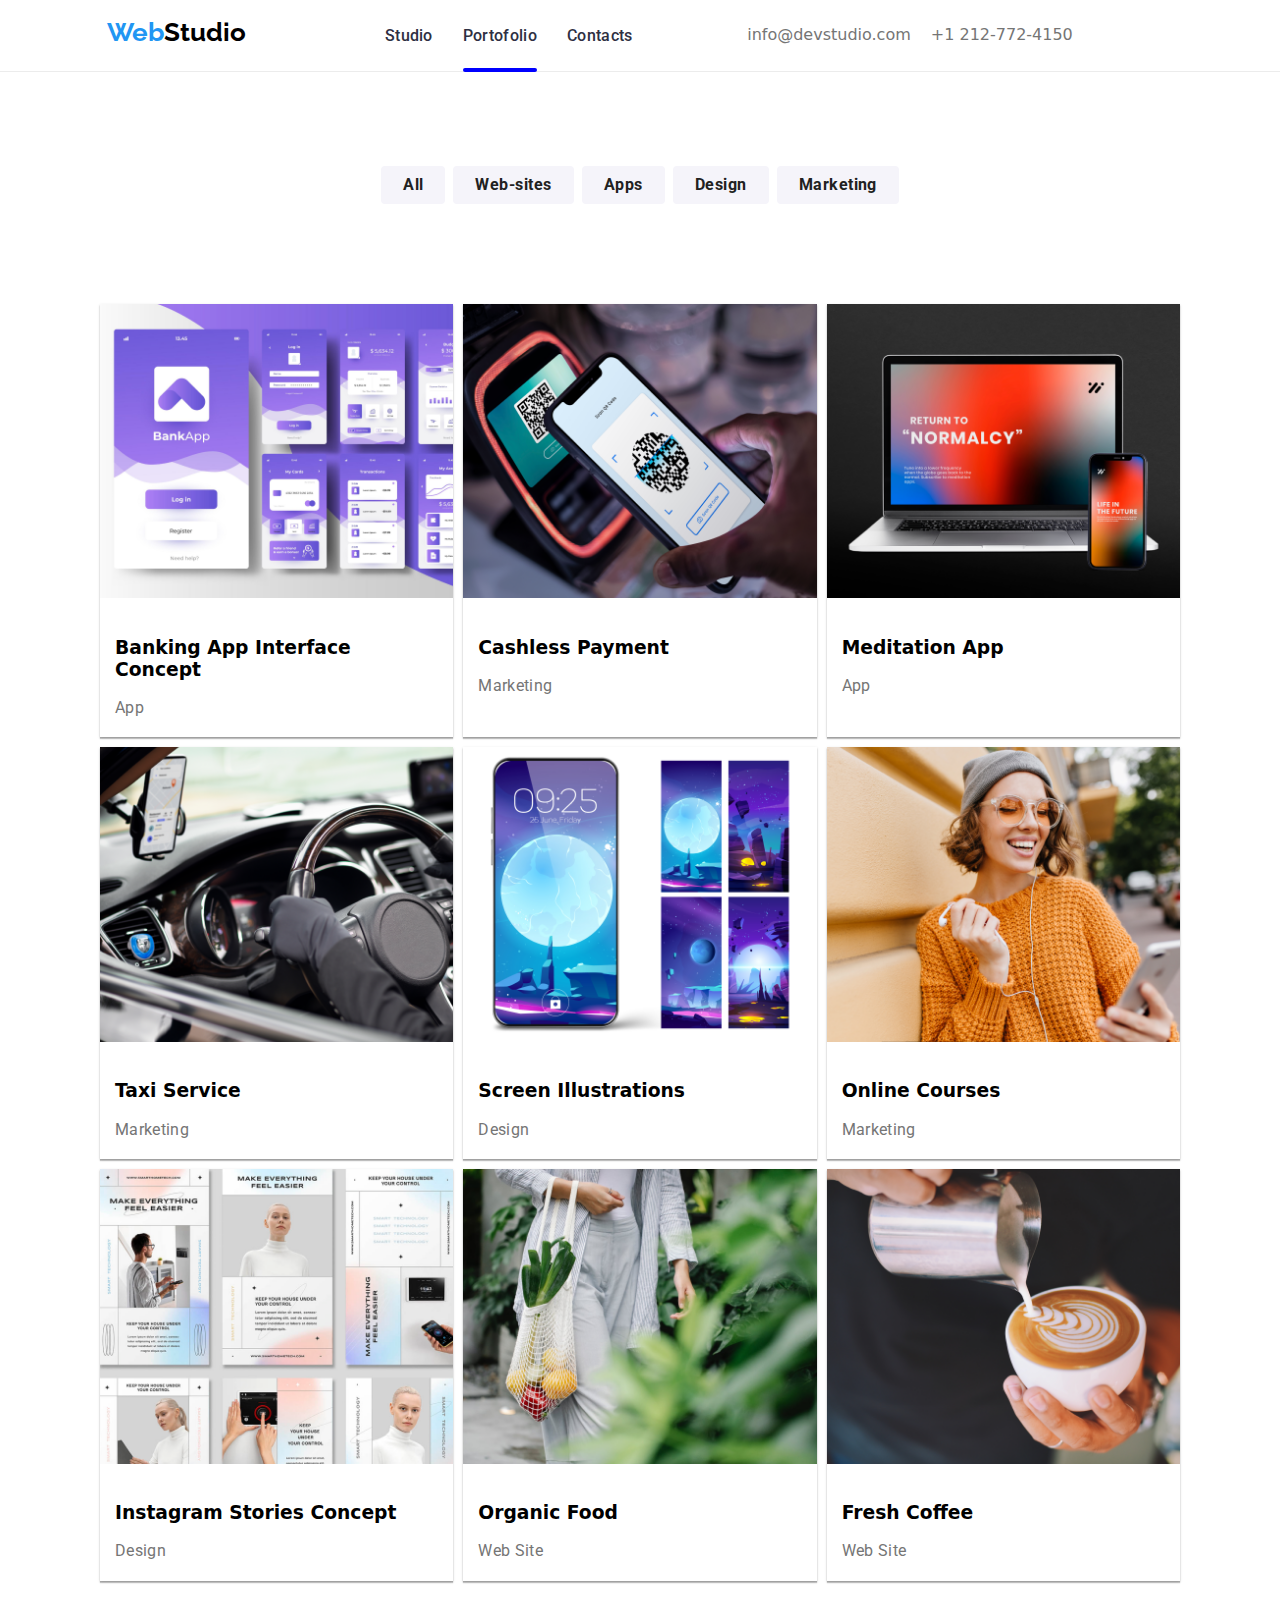
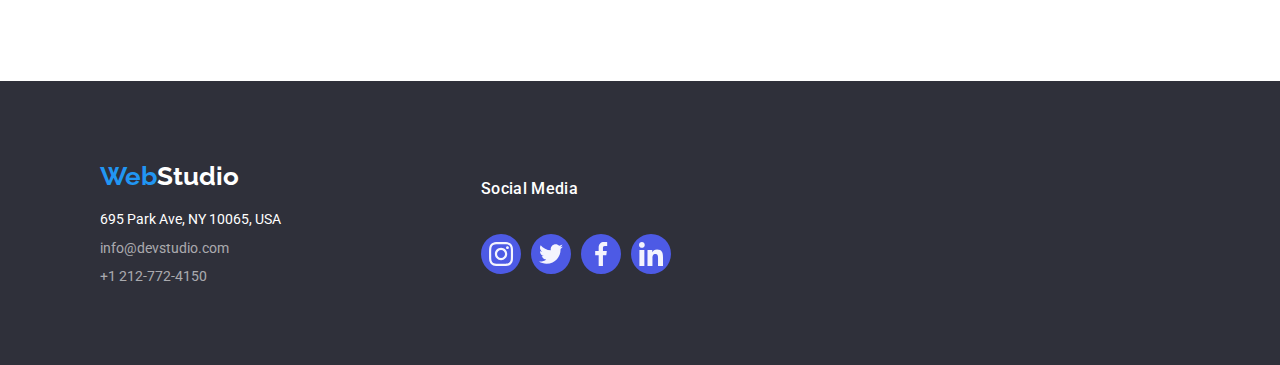
<file: portofolio.html>
<!doctype html>
<html lang="en">

<head>
    <meta charset="utf-8">
    <meta name="webstudio" content="Solutions for business">
    <title>WebStudio</title>
    <link rel="stylesheet" href="css/styles.css">
    <link rel="stylesheet" href="https://cdnjs.cloudflare.com/ajax/libs/modern-normalize/1.0.0/modern-normalize.min.css">
    <link rel="preconnect" href="https://fonts.googleapis.com">
    <link rel="preconnect" href="https://fonts.gstatic.com" crossorigin>
    <link
        href="https://fonts.googleapis.com/css2?family=Raleway:wght@700&family=Roboto:wght@400;500;700;900&display=swap"
        rel="stylesheet">
</head>
<body>
    <header>
        <div class="container-section-header">
                <div class="container-section-header-left">
                    <div class="header-site"><a
                            href="https://www.figma.com/file/TwjztGEkwMravGL9pPVt8l/Web-Studio-Homework-Project?type=design&node-id=0-1&mode=design&t=Td3jKYtAc2wYockx-0"><span
                                class="header-web">Web</span><span class="header-studio">Studio</span></a></div>
                    <nav>
                        <ul>
                            <li><a href="index.html"><b class="header-link">Studio</b></a></li>
                            <li class="current-page"><a href="portofolio.html"><b class="header-link">Portofolio</b></a></li>
                            <li><a href="contacts.html"><b class="header-link">Contacts</b></a></li>
                        </ul>
                    </nav>
                </div>
                <div class="container-section-header-right">
                    <div class="contact-link-header"><a class="contact-link-header"
                            href="mailto:info@devstudio.com">info@devstudio.com</a><a class="contact-link-header"
                            href="tel:+1212-772-4150">+1 212-772-4150</a></div>
                </div>
        </div>
    </header>
    <main>
        <div class="section-buttons">
            <div class="container-section-buttons"><button type="button" class="button-portofolio"><span
                        class="buttons">All</span></button><button type="button" class="button-portofolio"><span
                        class="buttons">Web-sites</span></button><button type="button" class="button-portofolio"><span
                        class="buttons">Apps</span></button><button type="button" class="button-portofolio"><span
                        class="buttons">Design</span></button><button type="button" class="button-portofolio"><span
                        class="buttons">Marketing</span></button></div>
        </div>
        <section class="section-activity">
            <div class="container-section-activities">
                <div class="activity-row">
                    <div class="card">
                        <div class="image-container">
                            <img alt="Activities 11" class="img" src="./images/activities-11.jpg">
                            <div class="overlay">
                                <p>Banking App Interface Concept</p>
                            </div>
                        </div>
                        <div class="card-info">
                            <h3 class="card-title">Banking App Interface Concept</h3>
                            <p class="card-description">App</p>
                        </div>
                    </div>
                    <div class="card">
                        <div class="image-container">
                            <img alt="Activities 12" class="img" src="./images/activities-12.jpg">
                            <div class="overlay">
                                <p>Cashless Payment</p>
                            </div>
                        </div>
                        <div class="card-info">
                            <h3 class="card-title">Cashless Payment</h3>
                            <p class="card-description">Marketing</p>
                        </div>
                    </div>
                    <div class="card">
                        <div class="image-container">
                            <img alt="Activities 13" class="img" src="./images/activities-13.jpg">
                            <div class="overlay">
                                <p>Meditation App</p>
                            </div>
                        </div>
                        <div class="card-info">
                            <h3 class="card-title">Meditation App</h3>
                            <p class="card-description">App</p>
                        </div>
                    </div>
                </div>
                <div class="activity-row">
                    <div class="card">
                        <div class="image-container">
                            <img alt="Activities 21" class="img" src="./images/activities-21.jpg">
                            <div class="overlay">
                                <p>Taxi Service</p>
                            </div>
                        </div>
                        <div class="card-info">
                            <h3 class="card-title">Taxi Service</h3>
                            <p class="card-description">Marketing</p>
                        </div>
                    </div>
                    <div class="card">
                        <div class="image-container">
                            <img alt="Activities 22" class="img" src="./images/activities-22.jpg">
                            <div class="overlay">
                                <p>Screen Illustrations</p>
                            </div>
                        </div>
                        <div class="card-info">
                            <h3 class="card-title">Screen Illustrations</h3>
                            <p class="card-description">Design</p>
                        </div>
                    </div>
                    <div class="card">
                        <div class="image-container">
                            <img alt="Activities 23" class="img" src="./images/activities-23.jpg">
                            <div class="overlay">
                                <p>Online Courses</p>
                            </div>
                        </div>
                        <div class="card-info">
                            <h3 class="card-title">Online Courses</h3>
                            <p class="card-description">Marketing</p>
                        </div>
                    </div>
                </div>
                <div class="activity-row">
                    <div class="card">
                        <div class="image-container">
                            <img alt="Activities 31" class="img" src="./images/activities-31.jpg">
                            <div class="overlay">
                                <p>Instagram Stories Concept</p>
                            </div>
                        </div>
                        <div class="card-info">
                            <h3 class="card-title">Instagram Stories Concept</h3>
                            <p class="card-description">Design</p>
                        </div>
                    </div>
                    <div class="card">
                        <div class="image-container">
                            <img alt="Activities 32" class="img" src="./images/activities-32.jpg">
                            <div class="overlay">
                                <p>Organic Food</p>
                            </div>
                        </div>
                        <div class="card-info">
                            <h3 class="card-title">Organic Food</h3>
                            <p class="card-description">Web Site</p>
                        </div>
                    </div>
                    <div class="card">
                        <div class="image-container">
                            <img alt="Activities 33" class="img" src="./images/activities-33.jpg">
                            <div class="overlay">
                                <p>Fresh Coffee</p>
                            </div>
                        </div>
                        <div class="card-info">
                            <h3 class="card-title">Fresh Coffee</h3>
                            <p class="card-description">Web Site</p>
                        </div>
                    </div>
                </div>
            </div>
        </section>
    </main>
    <footer>
        <section class="section-contact">
            <div class="container-section-contact">
                <div class="container-address">
                    <div class="footer-site">
                        <a href="https://www.figma.com/file/TwjztGEkwMravGL9pPVt8l/Web-Studio-Homework-Project?type=design&node-id=0-1&mode=design&t=Td3jKYtAc2wYockx-0"><span
                                class="footer-web">Web</span><span class="footer-studio">Studio</span></a>
                    </div>
                    <address>
                        <div class="contact-link-footer">
                            <div class="address">695 Park Ave, NY 10065, USA</div>
                            <div><a class="contact-link-footer" href="mailto:info@devstudio.com">info@devstudio.com</a>
                            </div>
                            <div><a class="contact-link-footer" href="tel:+1212-772-4150">+1 212-772-4150</a></div>
                        </div>
                    </address>
                </div>
                <div class="container-social">
                    <h3 class="social-media">Social Media</h3>
                    <div class="card-contacts">
                        <svg class="social-media-icon">
                            <use xlink:href="./images/icons.svg#icon-instagram2"></use>
                        </svg>
                        <svg class="social-media-icon">
                            <use xlink:href="./images/icons.svg#icon-twitter2"></use>
                        </svg>
                        <svg class="social-media-icon">
                            <use xlink:href="./images/icons.svg#icon-facebook2"></use>
                        </svg>
                        <svg class="social-media-icon">
                            <use xlink:href="./images/icons.svg#icon-linkedin2"></use>
                        </svg>
                </div>
            </div>
        </section>
    </footer>
</body>
</html>
</file>
<file: css/styles.css>
.card-info .card-name,
.card-info .card-job,
.card-info .card-title,
.card-info .card-description {
    height: 40%;
}

.card-description,
h2 {
    text-align: center
}

.contact-link-header,
li {
    list-style-type: none
}

.address,
.site-title,
a,
footer {
    text-decoration: none
}

:root {
    --color-button: #4D5AE5;
    --color-text: #757575;
    --text-fontfamily: 'Roboto', sans-serif;
    --title-fontfamily: 'Raleway', sans-serif;
    --font-weight-title: 700
}

header {
    border-bottom: 1px solid #ececec;
    height: 72px;
    display: flex;
    flex-direction: column;
    justify-content: center;
}

footer {
    background-color: #2f303a;
    padding-top: 30px;
    padding-bottom: 30px
}

body {
    padding: 0;
    margin: 0
}

address {
    font-style: normal;
    margin: 0
}

h2 {
    font-family: Roboto;
    font-size: 36px;
    font-weight: 700;
    line-height: 40px;
    letter-spacing: .02em;
    display: flex;
    justify-content: center
}

.activity-row,
.container-section-activity ul,
.container-section-customers ul,
.container-section-goal ul,
.container-section-team ul {
    display: flex;
    flex-direction: row;
    gap: 10px;
    justify-content: space-between
}

.container-section-activity li,
.container-section-customers li,
.container-section-goal li,
.container-section-team li {
    display: flex;
    flex-direction: column
}

img {
    max-width: 100%;
    height: auto
}

.goal-icon {
    width: 64px;
    height: 64px;
}

.company-icon {
    width: 168px;
    height: 88px;
}

.social-media-icon {
    width: 40px;
    height: 40px;
}

.container-section-activities,
.container-section-activity,
.container-section-customers,
.container-section-goal,
.container-section-team {
    display: flex;
    flex-direction: column;
    margin-left: 100px;
    margin-right: 100px;
    gap: 10px;
    padding-top: 100px;
    padding-bottom: 100px;
}

.container-section-goal {
    padding-bottom: 0;
}

.section-team {
    background-color: #f4f4fd
}

.container-section-header {
    display: flex;
    justify-content: space-evenly;
    align-items: center
}

.header-site,
.footer-site {
    display: flex;
    width: 50%;
    justify-content: left;
}

.header-site,
.footer-site,
.social-media-icon,
.buttons,
.card,
.contact-link-footer,
.contact-link-header,
.request,
.header-link {
    transition-property: color, background-color, box-shadow;
    transition-duration: 250ms;
    transition-timing-function: cubic-bezier(0.4, 0, 0.2, 1);
}

.footer-site:hover,
.social-media-icon:hover,
.contact-link-footer:hover,
.contact-link-header:hover,
.header-link:hover {
    color: #404BBF;
    cursor: pointer;
}

.buttons:hover {
    color: #FFFFFF;
    cursor: pointer;
}

.request:hover,
.card:hover,
.header-site:focus,
.footer-site:focus,
.social-media-icon:focus,
.buttons:focus,
.card:focus,
.contact-link-footer:focus,
.contact-link-header:focus,
.request:focus,
.header-link:focus {
    box-shadow: 0 0 10px rgba(0, 0, 0, 0.5);
    cursor: pointer;
}

.container-section-header-left ul {
    display: flex;
    width: 50%;
    justify-content: space-between;
    gap: 30px;
}

img,
svg {
    max-width: 100%;
}

.container-section-header-left,
.container-section-header-right {
    display: flex;
    align-items: baseline
}

.container-section-header-right {
    justify-content: right
}

.card-job,
.card-description {
    color: var(--color-text);
    font-family: var(--text-fontfamily);
    margin-top: 15px;
    margin-bottom: 10px;
}

.goal-description,
.card-description {
    font-family: Roboto;
    letter-spacing: .02em;
    text-align: left;
    margin: 0;
}

.goal-title {
    font-family: Roboto;
    font-size: 20px;
    font-weight: 500;
    line-height: 24px;
    letter-spacing: 0.02em;
    text-align: left;
    margin-top: 5px;
    margin-bottom: 5px;
}

.goal-title {
    font-size: 20px;
    font-weight: 500;
    line-height: 24px
}

.goal-description,
.request {
    line-height: 24px;
    font-size: 16px
}

.goal-description {
    font-weight: 400
}

.contact-link-header {
    display: flex;
    color: var(--color-text);
    justify-content: flex-end;
    align-items: center;
    gap: 10px
}

.container-section-homepage {
    justify-items: center;
    padding-top: 200px;
    padding-bottom: 30px;
    background: url(../images/group-people.jpg) rgba(0, 0, 0, .6);
    background-size: cover;
    background-position: center;
    background-blend-mode: darken
}

.req-button {
    display: flex;
    justify-content: center;
    margin: auto;
    text-align: center;
    padding-top: 30px;
    padding-bottom: 200px
}

.container-section,
.container-section-contact,
.container-section-header {
    margin-left: 100px;
    margin-right: 100px;
    display: flex
}

.request {
    background-color: var(--color-button);
    color: #fff;
    font-family: Roboto, sans-serif;
    font-weight: 500;
    cursor: pointer;
    border-radius: 4px;
    align-items: center;
    letter-spacing: .04em;
    text-align: center;
    width: 169px;
    height: 56px;
    top: 428px;
    left: 636px;
    padding: 16px, 32px;
    gap: 10px;
    border: none;
}

.header-link,
.social-media {
    font-size: 16px;
    text-align: left;
    font-family: Roboto;
    font-weight: 500;
    line-height: 24px;
    letter-spacing: .02em
}

.container-team {
    background: #f4f4fd
}

.customers-section {
    display: flex;
    flex-direction: row;
    gap: 10px;
    justify-content: center;
    padding-left: 0;
    padding-top: 50px;
    padding-bottom: 0
}

.contact-link-footer {
    display: flex;
    flex-direction: column;
    gap: 10px
}

.container-section-activity-1,
.container-section-activity-2,
.container-section-activity-3 {
    display: flex;
    justify-content: space-between;
    flex-direction: row;
    margin-left: 100px;
    margin-right: 100px;
    padding-top: 50px;
    padding-bottom: 50px
}

.container-section-activities {
    gap: 10px;
    display: flex;
    flex-direction: column
}

.container-section-contact {
    gap: 200px;
    padding-top: 50px;
    padding-bottom: 50px
}

.container-section-header {
    justify-content: space-between;
    align-items: center
}

.header-link {
    color: #2e2f42
}

.card-contacts {
    display: flex;
    justify-content: space-between;
    gap: 10px;
    align-items: center;
    height: 60%;
}

.container-section-header-left,
.container-section-header-right {
    display: flex;
    justify-content: space-evenly;
    width: 50%;
    align-items: baseline
}

.container-section-activity h2,
.container-section-customers h2,
.container-section-team h2 {
    display: flex;
    justify-content: center
}

.social-media {
    color: #fff
}

#title,
.card-name,
.card-job {
    text-align: center
}

nav ul li a {
    position: relative;
    text-decoration: none;
}

nav ul li.current-page a::after {
    content: '';
    position: absolute;
    bottom: -27px;
    left: 0;
    width: 100%;
    height: 4px;
    background-color: blue;
    border-radius: 2px;

}

.svg {
    background-color: #f4f4fd;
    display: flex;
    justify-content: center;
    padding: 30px
}

.card-info {
    display: flex;
    flex-direction: column;
    padding: 20px 15px;
}

ul {
    padding: 0;
}

.card ul {
    display: flex;
    flex-direction: row;
    justify-content: space-evenly;
    gap: 10px;
}

.card-name {
    font-family: Roboto;
    font-size: 20px;
    font-weight: 500;
    line-height: 24px;
    letter-spacing: 0.02em;
    text-align: center;
    margin: 0;
}

.card {
    position: relative;
    background-color: #fff;
    border-radius: 0, ;
    box-shadow: 0 2px 1px 0 rgba(0, 0, 0, .2), 0 1px 1px 0 rgba(0, 0, 0, .14), 0 1px 3px 0 rgba(0, 0, 0, .12)
}

.site-title {
    display: flex;
    justify-content: flex-start;
    font-weight: 700;
    height: 31px;
    margin-top: 24px;
    margin-bottom: 25px
}

.footer-web,
.header-studio,
.header-web {
    font-family: var(--title-fontfamily);
    font-weight: var(--font-weight-title);
    font-size: 26px;
    line-height: 30.52px
}

.footer-web,
.header-web {
    color: #2196f3
}

.header-studio {
    color: #000
}

.site {
    align-items: baseline
}

.contact-link-header {
    display: flex;
    color: var(--color-text);
    justify-content: flex-end;
    align-items: center;
    gap: 20px
}

#title,
.address,
.footer-studio {
    color: #fff
}

.footer-studio {
    font-family: var(--title-fontfamily);
    font-weight: 700;
    font-size: 26px;
    line-height: 30.52px
}

.address,
.contact-link-footer {
    font-family: Roboto, sans-serif;
    font-size: 14px;
    line-height: 16.41px
}

#title {
    font-size: 56px;
    font-family: Roboto, sans-serif;
    line-height: 60px;
    font-weight: 700;
    letter-spacing: .02em
}

.container-section {
    justify-content: center
}

.contacts-svg {
    display: flex;
    justify-content: space-evenly;
    margin-left: 10px;
    margin-right: 10px;
    margin-bottom: 20px
}

.address {
    margin-top: 20px
}

.contact-link-footer {
    color: rgba(255, 255, 255, .6);
    margin: 0;
    padding: 0;
    display: flex;
    flex-direction: column;
    gap: 12px
}

.button-portofolio {
    display: flex;
    font-family: var(--text-fontfamily);
    font-size: 16px;
    background-color: #f5f4fa;
    color: #212121;
    cursor: pointer;
    border-style: hidden;
    text-align: center;
    line-height: 26px;
    letter-spacing: .48px;
    font-weight: 700;
    border-radius: 4px;
    padding: 6px 22px
}

.container-section-buttons {
    display: flex;
    flex-direction: row;
    justify-content: center;
    gap: 8px;
    padding-top: 94px;
    width: 100%
}

.button-portofolio:focus,
.button-portofolio:hover {
    background-color: var(--color-button);
    color: #fff
}

.h2-portofolio {
    display: none
}

.image-container {
    position: relative;
    display: flex;
    flex-direction: column;
}

.overlay {
    position: absolute;
    overflow: hidden;
    bottom: 0;
    left: 0;
    background-color: rgba(0, 0, 255, 0.7);
    width: 100%;
    height: 0;
    transition: height 0.3s ease;
    display: flex;
    justify-content: center;
    align-items: center;
    color: white;
    text-align: center;
}


.card:hover .overlay {
    height: 100%;
}

.modal {
    display: flex;
    position: fixed;
    top: 50%;
    left: 50%;
    transform: translate(-50%, -50%);
    background-color: white;
    padding: 20px;
    transition: opacity 0.3s ease, transform 0.3s ease;
    width: 408px;
    height: 584px;
    border-radius: 4px;
}

.close-modal {
    position: absolute;
    top: 10px;
    right: 10px;
    cursor: pointer;
    border: none;
    width: 32px;
    height: 32px;
    border-radius: 50%;
    display: flex;
    justify-content: center;
    align-items: center;
    background-color: white;
}

.modal:not(.is-hidden) {
    display: none;
}
</file>
